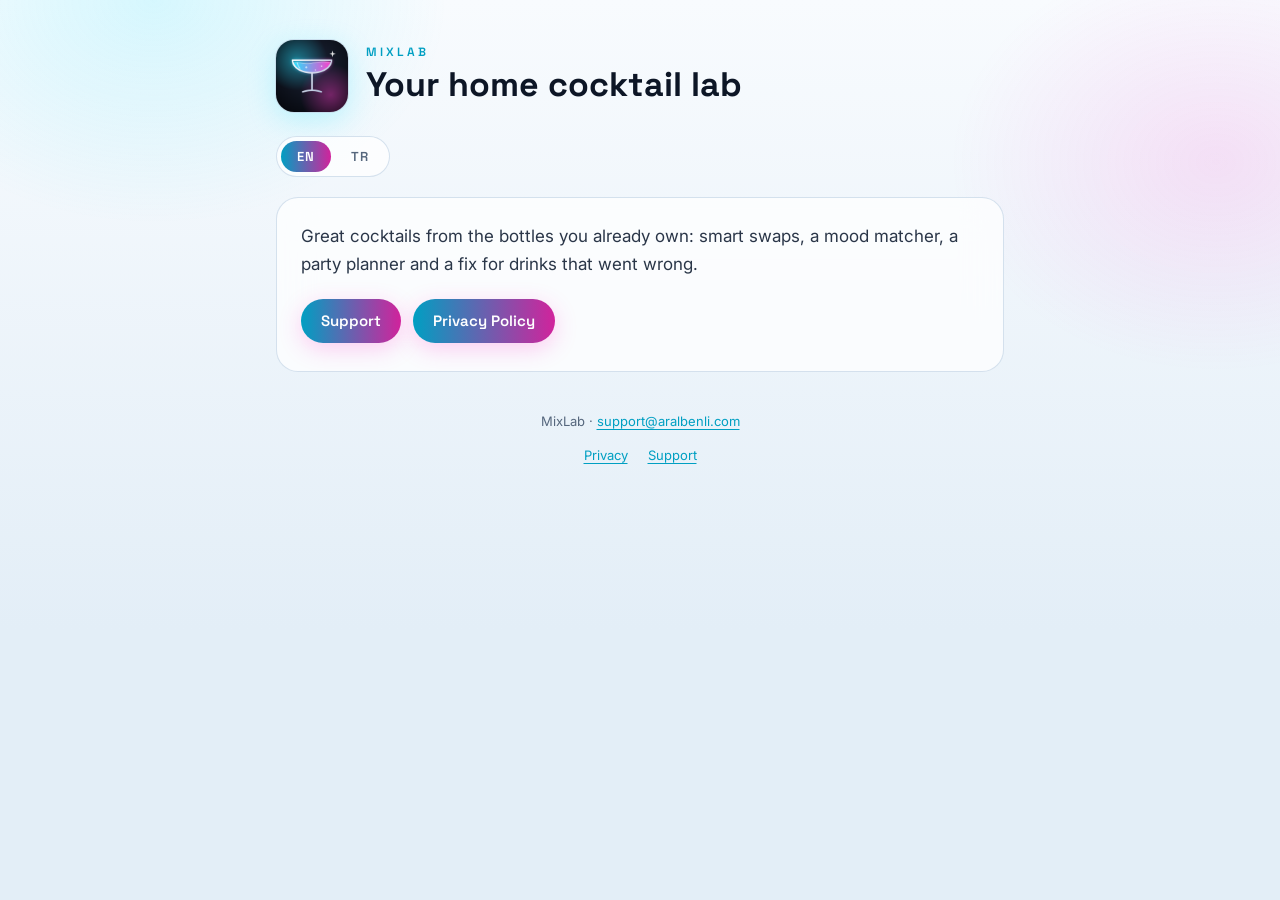
<file: index.html>
<!doctype html>
<html lang="en">
<head>
<meta charset="utf-8">
<meta name="viewport" content="width=device-width, initial-scale=1">
<title>Cocktail lab · MixLab</title>
<meta name="description" content="MixLab: what can you mix with the bottles you own?">
<link rel="icon" href="icon.png">
<link rel="apple-touch-icon" href="icon.png">
<link rel="preconnect" href="https://fonts.googleapis.com">
<link rel="preconnect" href="https://fonts.gstatic.com" crossorigin>
<link href="https://fonts.googleapis.com/css2?family=Inter:wght@400;600&family=Space+Grotesk:wght@600;700&display=swap" rel="stylesheet">
<link rel="stylesheet" href="style.css">
<script>(function (q, c) { if (/[?&]app=1/.test(q)) c.add('in-app'); var t = (q.match(/[?&]theme=(dark|light)/) || [])[1]; if (t) c.add(t); })(location.search, document.documentElement.classList);</script>
</head>
<body>
<div class="bloom" aria-hidden="true"></div>
<main>
<header class="hero">
<img src="icon.png" alt="" width="72" height="72" class="logo">
<div>
<p class="app">MIXLAB</p>
<h1><span data-lang="en">Your home cocktail lab</span><span data-lang="tr" lang="tr" hidden>Evdeki kokteyl laboratuvarın</span></h1>
</div>
</header>
<div class="tabs" role="tablist" aria-label="Language"><button type="button" role="tab" data-lang="en" aria-selected="false">EN</button><button type="button" role="tab" data-lang="tr" aria-selected="false">TR</button></div>
<section class="card" data-lang="en" lang="en">
<p class="lead">Great cocktails from the bottles you already own: smart swaps, a mood matcher, a party planner and a fix for drinks that went wrong.</p>
<p><a class="button" href="support.html">Support</a> <a class="button" href="privacy.html">Privacy Policy</a></p>
</section>
<section class="card" data-lang="tr" lang="tr" hidden>
<p class="lead">Elindeki şişelerle harika kokteyller: akıllı alternatifler, ruh haline göre eşleştirme, parti planlayıcı ve kötü giden içkiler için kurtarma önerileri.</p>
<p><a class="button" href="support.html">Destek</a> <a class="button" href="privacy.html">Gizlilik Politikası</a></p>
</section>
</main>
<footer>
<p>MixLab · <a href="mailto:support@aralbenli.com">support@aralbenli.com</a></p>
<nav><a href="privacy.html">Privacy</a><a href="support.html">Support</a></nav>
</footer>
<script>
(function () {
  var codes = ['en', 'tr'];
  var tabs = document.querySelectorAll('.tabs button');
  function show(code) {
    if (codes.indexOf(code) < 0) code = 'en';
    tabs.forEach(function (t) { t.setAttribute('aria-selected', t.dataset.lang === code); });
    document.querySelectorAll('[data-lang]:not(button)').forEach(function (s) { s.hidden = s.dataset.lang !== code; });
    document.documentElement.lang = code;
  }
  tabs.forEach(function (t) {
    t.addEventListener('click', function () { history.replaceState(null, '', location.search + '#' + t.dataset.lang); show(t.dataset.lang); });
  });
  // The app passes ?lang=; a shared link can carry #tr; otherwise follow the browser.
  var param = (location.search.match(/[?&]lang=([a-z]{2})/) || [])[1];
  var hash = location.hash.slice(1);
  var nav = (navigator.language || 'en').slice(0, 2).toLowerCase();
  show(param || (codes.indexOf(hash) >= 0 ? hash : nav));
})();
</script>
</body>
</html>
</file>
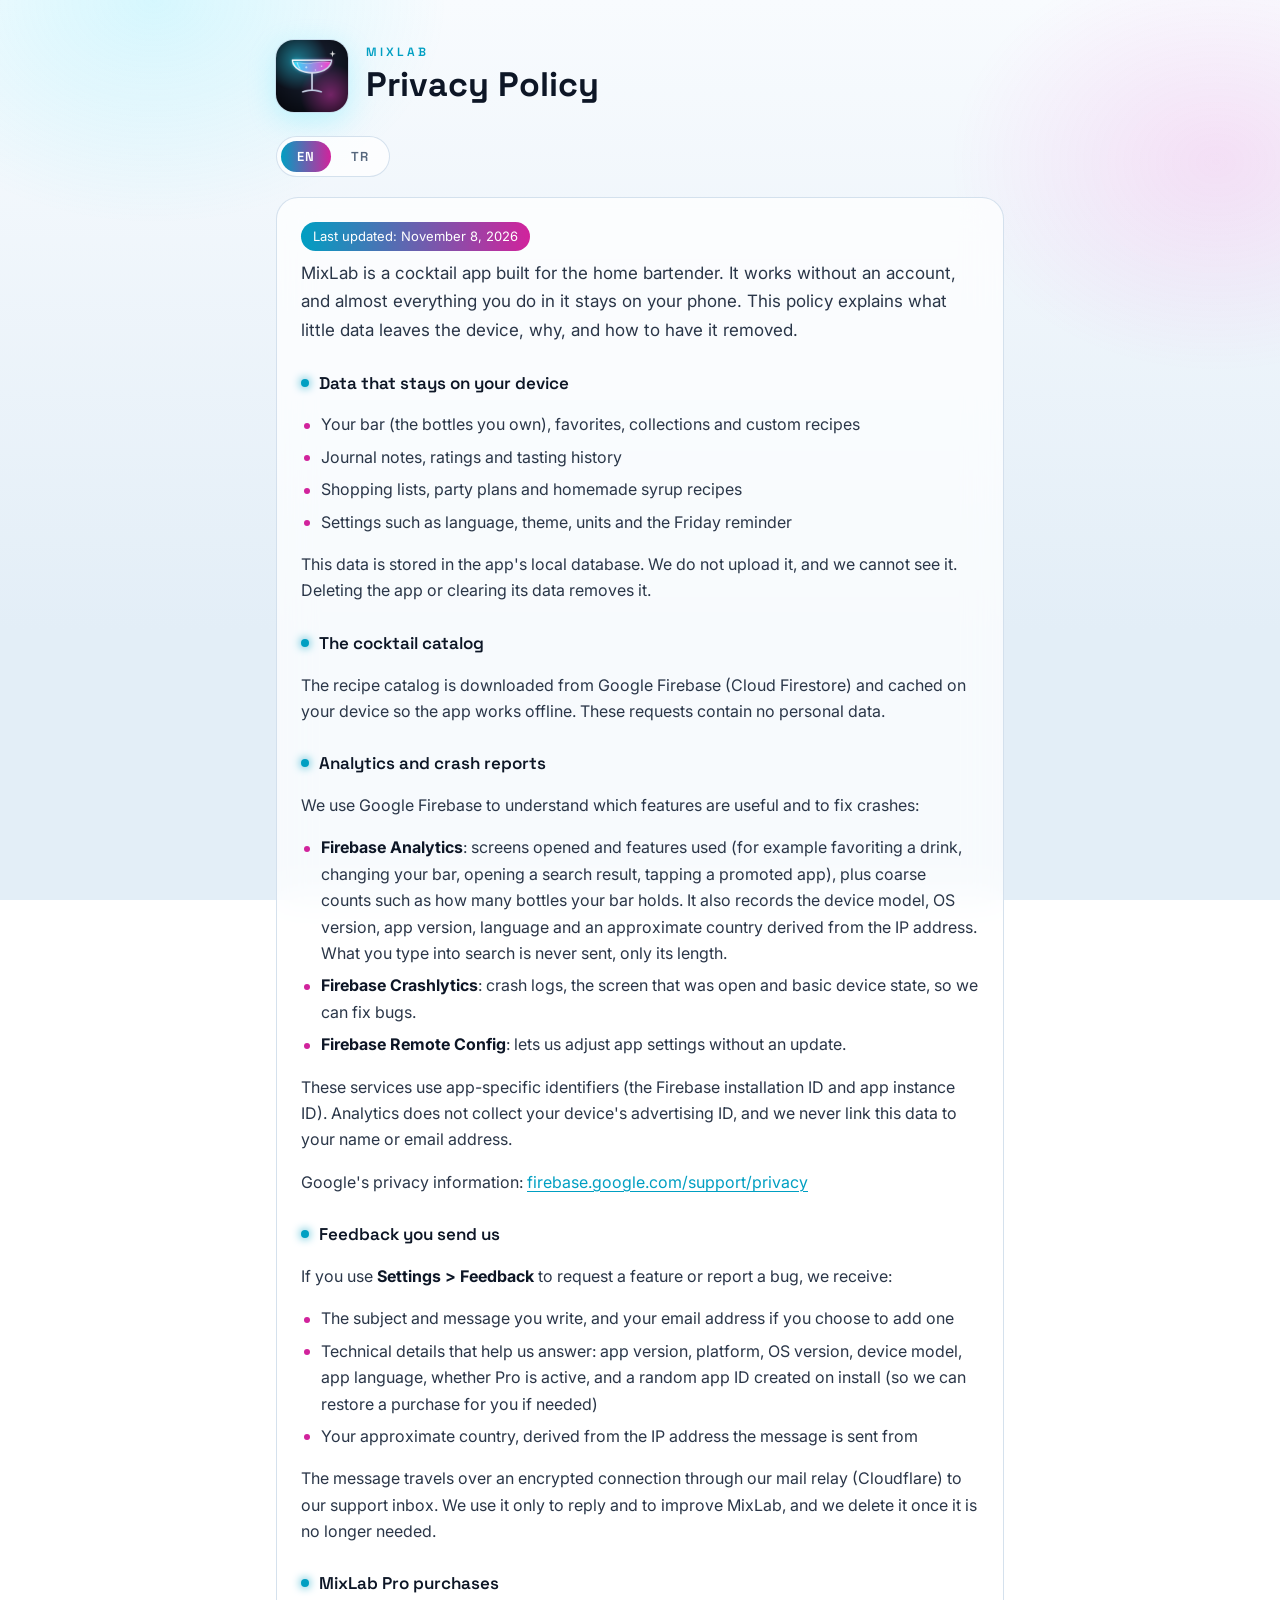
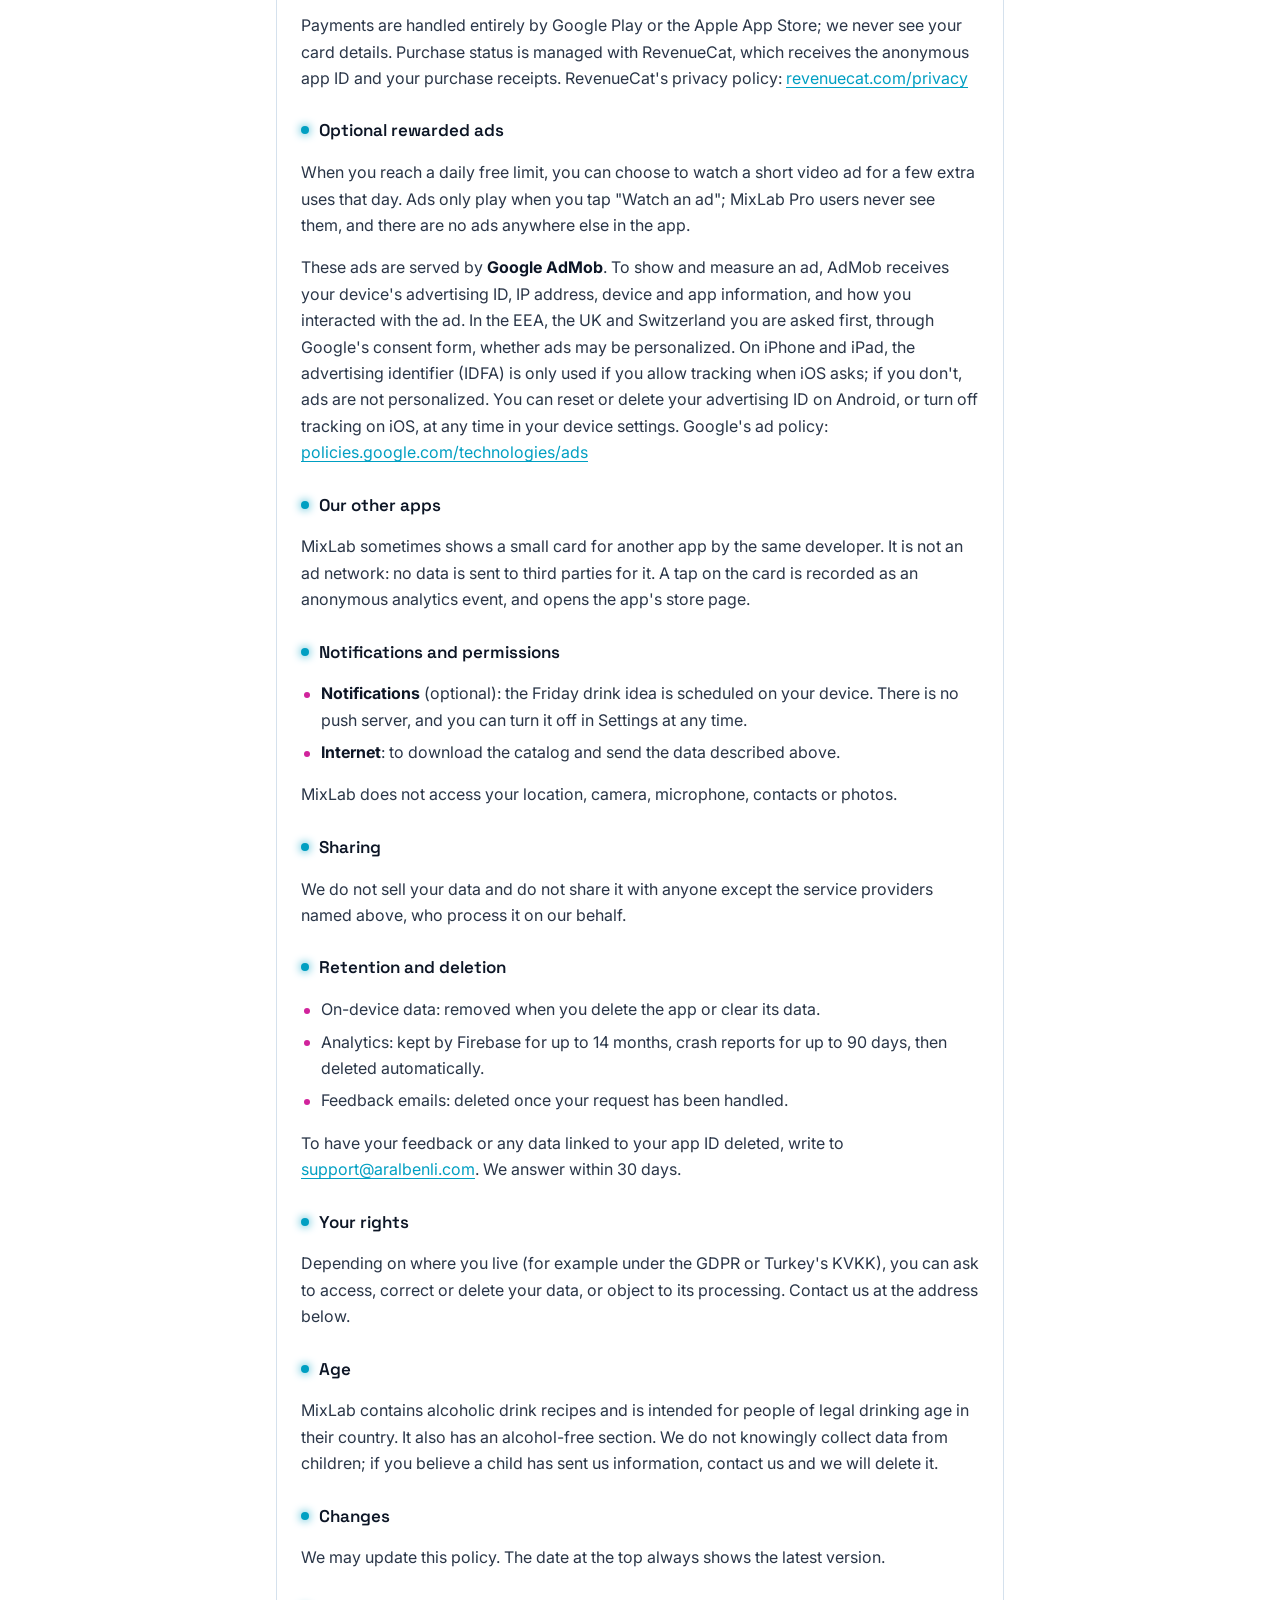
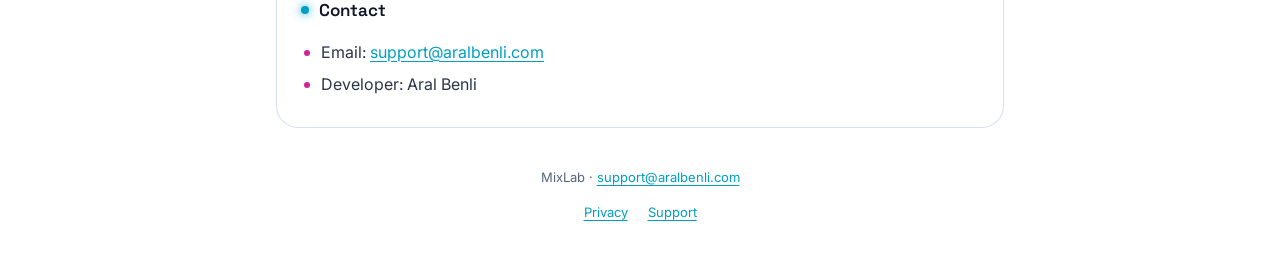
<file: privacy.html>
<!doctype html>
<html lang="en">
<head>
<meta charset="utf-8">
<meta name="viewport" content="width=device-width, initial-scale=1">
<title>Privacy Policy · MixLab</title>
<meta name="description" content="How MixLab handles your data.">
<link rel="icon" href="icon.png">
<link rel="apple-touch-icon" href="icon.png">
<link rel="preconnect" href="https://fonts.googleapis.com">
<link rel="preconnect" href="https://fonts.gstatic.com" crossorigin>
<link href="https://fonts.googleapis.com/css2?family=Inter:wght@400;600&family=Space+Grotesk:wght@600;700&display=swap" rel="stylesheet">
<link rel="stylesheet" href="style.css">
<script>(function (q, c) { if (/[?&]app=1/.test(q)) c.add('in-app'); var t = (q.match(/[?&]theme=(dark|light)/) || [])[1]; if (t) c.add(t); })(location.search, document.documentElement.classList);</script>
</head>
<body>
<div class="bloom" aria-hidden="true"></div>
<main>
<header class="hero">
<img src="icon.png" alt="" width="72" height="72" class="logo">
<div>
<p class="app">MIXLAB</p>
<h1><span data-lang="en">Privacy Policy</span><span data-lang="tr" lang="tr" hidden>Gizlilik Politikası</span></h1>
</div>
</header>
<div class="tabs" role="tablist" aria-label="Language"><button type="button" role="tab" data-lang="en" aria-selected="false">EN</button><button type="button" role="tab" data-lang="tr" aria-selected="false">TR</button></div>
<section class="card" data-lang="en" lang="en">
<p class="updated">Last updated: November 8, 2026</p>
<p class="lead">MixLab is a cocktail app built for the home bartender. It works without an account, and almost everything you do in it stays on your phone. This policy explains what little data leaves the device, why, and how to have it removed.</p>

<h3>Data that stays on your device</h3>
<ul>
<li>Your bar (the bottles you own), favorites, collections and custom recipes</li>
<li>Journal notes, ratings and tasting history</li>
<li>Shopping lists, party plans and homemade syrup recipes</li>
<li>Settings such as language, theme, units and the Friday reminder</li>
</ul>
<p>This data is stored in the app's local database. We do not upload it, and we cannot see it. Deleting the app or clearing its data removes it.</p>

<h3>The cocktail catalog</h3>
<p>The recipe catalog is downloaded from Google Firebase (Cloud Firestore) and cached on your device so the app works offline. These requests contain no personal data.</p>

<h3>Analytics and crash reports</h3>
<p>We use Google Firebase to understand which features are useful and to fix crashes:</p>
<ul>
<li><strong>Firebase Analytics</strong>: screens opened and features used (for example favoriting a drink, changing your bar, opening a search result, tapping a promoted app), plus coarse counts such as how many bottles your bar holds. It also records the device model, OS version, app version, language and an approximate country derived from the IP address. What you type into search is never sent, only its length.</li>
<li><strong>Firebase Crashlytics</strong>: crash logs, the screen that was open and basic device state, so we can fix bugs.</li>
<li><strong>Firebase Remote Config</strong>: lets us adjust app settings without an update.</li>
</ul>
<p>These services use app-specific identifiers (the Firebase installation ID and app instance ID). Analytics does not collect your device's advertising ID, and we never link this data to your name or email address.</p>
<p>Google's privacy information: <a href="https://firebase.google.com/support/privacy" rel="noopener">firebase.google.com/support/privacy</a></p>

<h3>Feedback you send us</h3>
<p>If you use <strong>Settings &gt; Feedback</strong> to request a feature or report a bug, we receive:</p>
<ul>
<li>The subject and message you write, and your email address if you choose to add one</li>
<li>Technical details that help us answer: app version, platform, OS version, device model, app language, whether Pro is active, and a random app ID created on install (so we can restore a purchase for you if needed)</li>
<li>Your approximate country, derived from the IP address the message is sent from</li>
</ul>
<p>The message travels over an encrypted connection through our mail relay (Cloudflare) to our support inbox. We use it only to reply and to improve MixLab, and we delete it once it is no longer needed.</p>

<h3>MixLab Pro purchases</h3>
<p>Payments are handled entirely by Google Play or the Apple App Store; we never see your card details. Purchase status is managed with RevenueCat, which receives the anonymous app ID and your purchase receipts. RevenueCat's privacy policy: <a href="https://www.revenuecat.com/privacy" rel="noopener">revenuecat.com/privacy</a></p>

<h3>Optional rewarded ads</h3>
<p>When you reach a daily free limit, you can choose to watch a short video ad for a few extra uses that day. Ads only play when you tap "Watch an ad"; MixLab Pro users never see them, and there are no ads anywhere else in the app.</p>
<p>These ads are served by <strong>Google AdMob</strong>. To show and measure an ad, AdMob receives your device's advertising ID, IP address, device and app information, and how you interacted with the ad. In the EEA, the UK and Switzerland you are asked first, through Google's consent form, whether ads may be personalized. On iPhone and iPad, the advertising identifier (IDFA) is only used if you allow tracking when iOS asks; if you don't, ads are not personalized. You can reset or delete your advertising ID on Android, or turn off tracking on iOS, at any time in your device settings. Google's ad policy: <a href="https://policies.google.com/technologies/ads" rel="noopener">policies.google.com/technologies/ads</a></p>

<h3>Our other apps</h3>
<p>MixLab sometimes shows a small card for another app by the same developer. It is not an ad network: no data is sent to third parties for it. A tap on the card is recorded as an anonymous analytics event, and opens the app's store page.</p>

<h3>Notifications and permissions</h3>
<ul>
<li><strong>Notifications</strong> (optional): the Friday drink idea is scheduled on your device. There is no push server, and you can turn it off in Settings at any time.</li>
<li><strong>Internet</strong>: to download the catalog and send the data described above.</li>
</ul>
<p>MixLab does not access your location, camera, microphone, contacts or photos.</p>

<h3>Sharing</h3>
<p>We do not sell your data and do not share it with anyone except the service providers named above, who process it on our behalf.</p>

<h3>Retention and deletion</h3>
<ul>
<li>On-device data: removed when you delete the app or clear its data.</li>
<li>Analytics: kept by Firebase for up to 14 months, crash reports for up to 90 days, then deleted automatically.</li>
<li>Feedback emails: deleted once your request has been handled.</li>
</ul>
<p>To have your feedback or any data linked to your app ID deleted, write to <a href="mailto:support@aralbenli.com">support@aralbenli.com</a>. We answer within 30 days.</p>

<h3>Your rights</h3>
<p>Depending on where you live (for example under the GDPR or Turkey's KVKK), you can ask to access, correct or delete your data, or object to its processing. Contact us at the address below.</p>

<h3>Age</h3>
<p>MixLab contains alcoholic drink recipes and is intended for people of legal drinking age in their country. It also has an alcohol-free section. We do not knowingly collect data from children; if you believe a child has sent us information, contact us and we will delete it.</p>

<h3>Changes</h3>
<p>We may update this policy. The date at the top always shows the latest version.</p>

<h3>Contact</h3>
<ul>
<li>Email: <a href="mailto:support@aralbenli.com">support@aralbenli.com</a></li>
<li>Developer: Aral Benli</li>
</ul>
</section>
<section class="card" data-lang="tr" lang="tr" hidden>
<p class="updated">Son güncelleme: 8 Kasım 2026</p>
<p class="lead">MixLab, evde içki hazırlayanlar için yapılmış bir kokteyl uygulamasıdır. Hesap gerektirmez ve uygulamada yaptığın neredeyse her şey telefonunda kalır. Bu politika, cihazdan çıkan az miktardaki verinin ne olduğunu, neden gerektiğini ve nasıl sildirebileceğini anlatır.</p>

<h3>Cihazında kalan veriler</h3>
<ul>
<li>Barın (elindeki şişeler), favorilerin, koleksiyonların ve kendi tariflerin</li>
<li>Günlük notların, puanların ve tadım geçmişin</li>
<li>Alışveriş listeleri, parti planları ve ev yapımı şurup tarifleri</li>
<li>Dil, tema, birimler ve cuma hatırlatıcısı gibi ayarlar</li>
</ul>
<p>Bu veriler uygulamanın yerel veritabanında tutulur. Sunucuya yüklenmez, biz de göremeyiz. Uygulamayı silmek ya da verilerini temizlemek hepsini kaldırır.</p>

<h3>Kokteyl kataloğu</h3>
<p>Tarif kataloğu Google Firebase'den (Cloud Firestore) indirilir ve uygulama çevrimdışı çalışabilsin diye cihazında saklanır. Bu isteklerde kişisel veri bulunmaz.</p>

<h3>Analitik ve çökme raporları</h3>
<p>Hangi özelliklerin işe yaradığını anlamak ve çökmeleri düzeltmek için Google Firebase kullanıyoruz:</p>
<ul>
<li><strong>Firebase Analytics</strong>: açılan ekranlar ve kullanılan özellikler (örneğin bir içkiyi favorilemek, barını değiştirmek, bir arama sonucunu açmak, önerilen bir uygulamaya dokunmak) ile barındaki şişe sayısı gibi kaba sayılar. Ayrıca cihaz modeli, işletim sistemi sürümü, uygulama sürümü, dil ve IP adresinden çıkarılan yaklaşık ülke bilgisini kaydeder. Aramaya yazdığın metin asla gönderilmez, yalnızca uzunluğu gönderilir.</li>
<li><strong>Firebase Crashlytics</strong>: hataları düzeltebilmemiz için çökme kayıtları, o an açık olan ekran ve temel cihaz durumu.</li>
<li><strong>Firebase Remote Config</strong>: uygulama ayarlarını güncelleme yayınlamadan değiştirmemizi sağlar.</li>
</ul>
<p>Bu hizmetler uygulamaya özel kimlikler (Firebase kurulum kimliği ve uygulama örneği kimliği) kullanır. Analitik, cihazının reklam kimliğini toplamaz ve bu verileri hiçbir zaman adınla ya da e-posta adresinle ilişkilendirmeyiz.</p>
<p>Google'ın gizlilik bilgileri: <a href="https://firebase.google.com/support/privacy" rel="noopener">firebase.google.com/support/privacy</a></p>

<h3>Bize gönderdiğin geri bildirimler</h3>
<p><strong>Ayarlar &gt; Geri bildirim</strong> üzerinden özellik isteği ya da hata bildirimi gönderdiğinde şunlar bize ulaşır:</p>
<ul>
<li>Yazdığın konu ve mesaj, eklemeyi seçersen e-posta adresin</li>
<li>Yanıt vermemize yardımcı olan teknik bilgiler: uygulama sürümü, platform, işletim sistemi sürümü, cihaz modeli, uygulama dili, Pro'nun açık olup olmadığı ve kurulumda oluşturulan rastgele bir uygulama kimliği (gerekirse satın alımını geri yükleyebilmemiz için)</li>
<li>Mesajın gönderildiği IP adresinden çıkarılan yaklaşık ülke bilgin</li>
</ul>
<p>Mesaj şifreli bir bağlantıyla, e-posta aktarıcımız (Cloudflare) üzerinden destek kutumuza ulaşır. Yalnızca yanıt vermek ve MixLab'ı geliştirmek için kullanılır, ihtiyaç kalmayınca silinir.</p>

<h3>MixLab Pro satın alımları</h3>
<p>Ödemeler tamamen Google Play ya da Apple App Store tarafından alınır; kart bilgilerini hiçbir zaman görmeyiz. Satın alma durumu RevenueCat ile yönetilir; RevenueCat anonim uygulama kimliğini ve satın alma makbuzlarını alır. RevenueCat gizlilik politikası: <a href="https://www.revenuecat.com/privacy" rel="noopener">revenuecat.com/privacy</a></p>

<h3>İsteğe bağlı ödüllü reklamlar</h3>
<p>Günlük ücretsiz sınıra ulaştığında, o gün için birkaç ek kullanım karşılığında kısa bir video reklam izlemeyi seçebilirsin. Reklamlar yalnızca "Reklam izle"ye dokunduğunda oynar; MixLab Pro kullanıcıları hiç görmez ve uygulamanın başka hiçbir yerinde reklam yoktur.</p>
<p>Bu reklamlar <strong>Google AdMob</strong> tarafından sunulur. Reklamı göstermek ve ölçmek için AdMob cihazının reklam kimliğini, IP adresini, cihaz ve uygulama bilgilerini ve reklamla nasıl etkileşime geçtiğini alır. AEA, Birleşik Krallık ve İsviçre'de önce Google'ın onay formuyla reklamların kişiselleştirilip kişiselleştirilemeyeceği sorulur. iPhone ve iPad'de reklam kimliği (IDFA) yalnızca iOS sorduğunda izleme izni verirsen kullanılır; vermezsen reklamlar kişiselleştirilmez. Android'de reklam kimliğini sıfırlayabilir ya da silebilir, iOS'ta izlemeyi istediğin zaman cihaz ayarlarından kapatabilirsin. Google reklam politikası: <a href="https://policies.google.com/technologies/ads" rel="noopener">policies.google.com/technologies/ads</a></p>

<h3>Diğer uygulamalarımız</h3>
<p>MixLab bazen aynı geliştiricinin başka bir uygulaması için küçük bir kart gösterir. Bu bir reklam ağı değildir; bunun için üçüncü taraflara veri gönderilmez. Karta dokunman anonim bir analitik olayı olarak kaydedilir ve uygulamanın mağaza sayfasını açar.</p>

<h3>Bildirimler ve izinler</h3>
<ul>
<li><strong>Bildirimler</strong> (isteğe bağlı): cuma içki önerisi cihazında zamanlanır. Bildirim sunucusu yoktur ve istediğin zaman Ayarlar'dan kapatabilirsin.</li>
<li><strong>İnternet</strong>: kataloğu indirmek ve yukarıda anlatılan verileri göndermek için.</li>
</ul>
<p>MixLab konumuna, kamerana, mikrofonuna, rehberine ya da fotoğraflarına erişmez.</p>

<h3>Paylaşım</h3>
<p>Verilerini satmayız ve yukarıda adı geçen, verileri bizim adımıza işleyen hizmet sağlayıcılar dışında kimseyle paylaşmayız.</p>

<h3>Saklama ve silme</h3>
<ul>
<li>Cihazdaki veriler: uygulamayı sildiğinde ya da verilerini temizlediğinde kaldırılır.</li>
<li>Analitik: Firebase'de en fazla 14 ay, çökme raporları en fazla 90 gün tutulur, ardından otomatik silinir.</li>
<li>Geri bildirim e-postaları: talebin sonuçlandıktan sonra silinir.</li>
</ul>
<p>Geri bildirimlerinin ya da uygulama kimliğinle ilişkili verilerin silinmesi için <a href="mailto:support@aralbenli.com">support@aralbenli.com</a> adresine yaz. 30 gün içinde yanıt veririz.</p>

<h3>Hakların</h3>
<p>Yaşadığın yere göre (örneğin KVKK ya da GDPR kapsamında) verilerine erişme, düzeltilmesini ya da silinmesini isteme ve işlenmesine itiraz etme hakkın vardır. Aşağıdaki adresten bize ulaşabilirsin.</p>

<h3>Yaş</h3>
<p>MixLab alkollü içki tarifleri içerir ve bulunduğu ülkede yasal içki yaşını doldurmuş kişiler içindir. Alkolsüz içkiler bölümü de vardır. Çocuklardan bilerek veri toplamayız; bir çocuğun bize bilgi gönderdiğini düşünüyorsan bize ulaş, sileriz.</p>

<h3>Değişiklikler</h3>
<p>Bu politikayı güncelleyebiliriz. En üstteki tarih her zaman son sürümü gösterir.</p>

<h3>İletişim</h3>
<ul>
<li>E-posta: <a href="mailto:support@aralbenli.com">support@aralbenli.com</a></li>
<li>Geliştirici: Aral Benli</li>
</ul>
</section>
</main>
<footer>
<p>MixLab · <a href="mailto:support@aralbenli.com">support@aralbenli.com</a></p>
<nav><a href="privacy.html">Privacy</a><a href="support.html">Support</a></nav>
</footer>
<script>
(function () {
  var codes = ['en', 'tr'];
  var tabs = document.querySelectorAll('.tabs button');
  function show(code) {
    if (codes.indexOf(code) < 0) code = 'en';
    tabs.forEach(function (t) { t.setAttribute('aria-selected', t.dataset.lang === code); });
    document.querySelectorAll('[data-lang]:not(button)').forEach(function (s) { s.hidden = s.dataset.lang !== code; });
    document.documentElement.lang = code;
  }
  tabs.forEach(function (t) {
    t.addEventListener('click', function () { history.replaceState(null, '', location.search + '#' + t.dataset.lang); show(t.dataset.lang); });
  });
  // The app passes ?lang=; a shared link can carry #tr; otherwise follow the browser.
  var param = (location.search.match(/[?&]lang=([a-z]{2})/) || [])[1];
  var hash = location.hash.slice(1);
  var nav = (navigator.language || 'en').slice(0, 2).toLowerCase();
  show(param || (codes.indexOf(hash) >= 0 ? hash : nav));
})();
</script>
</body>
</html>
</file>
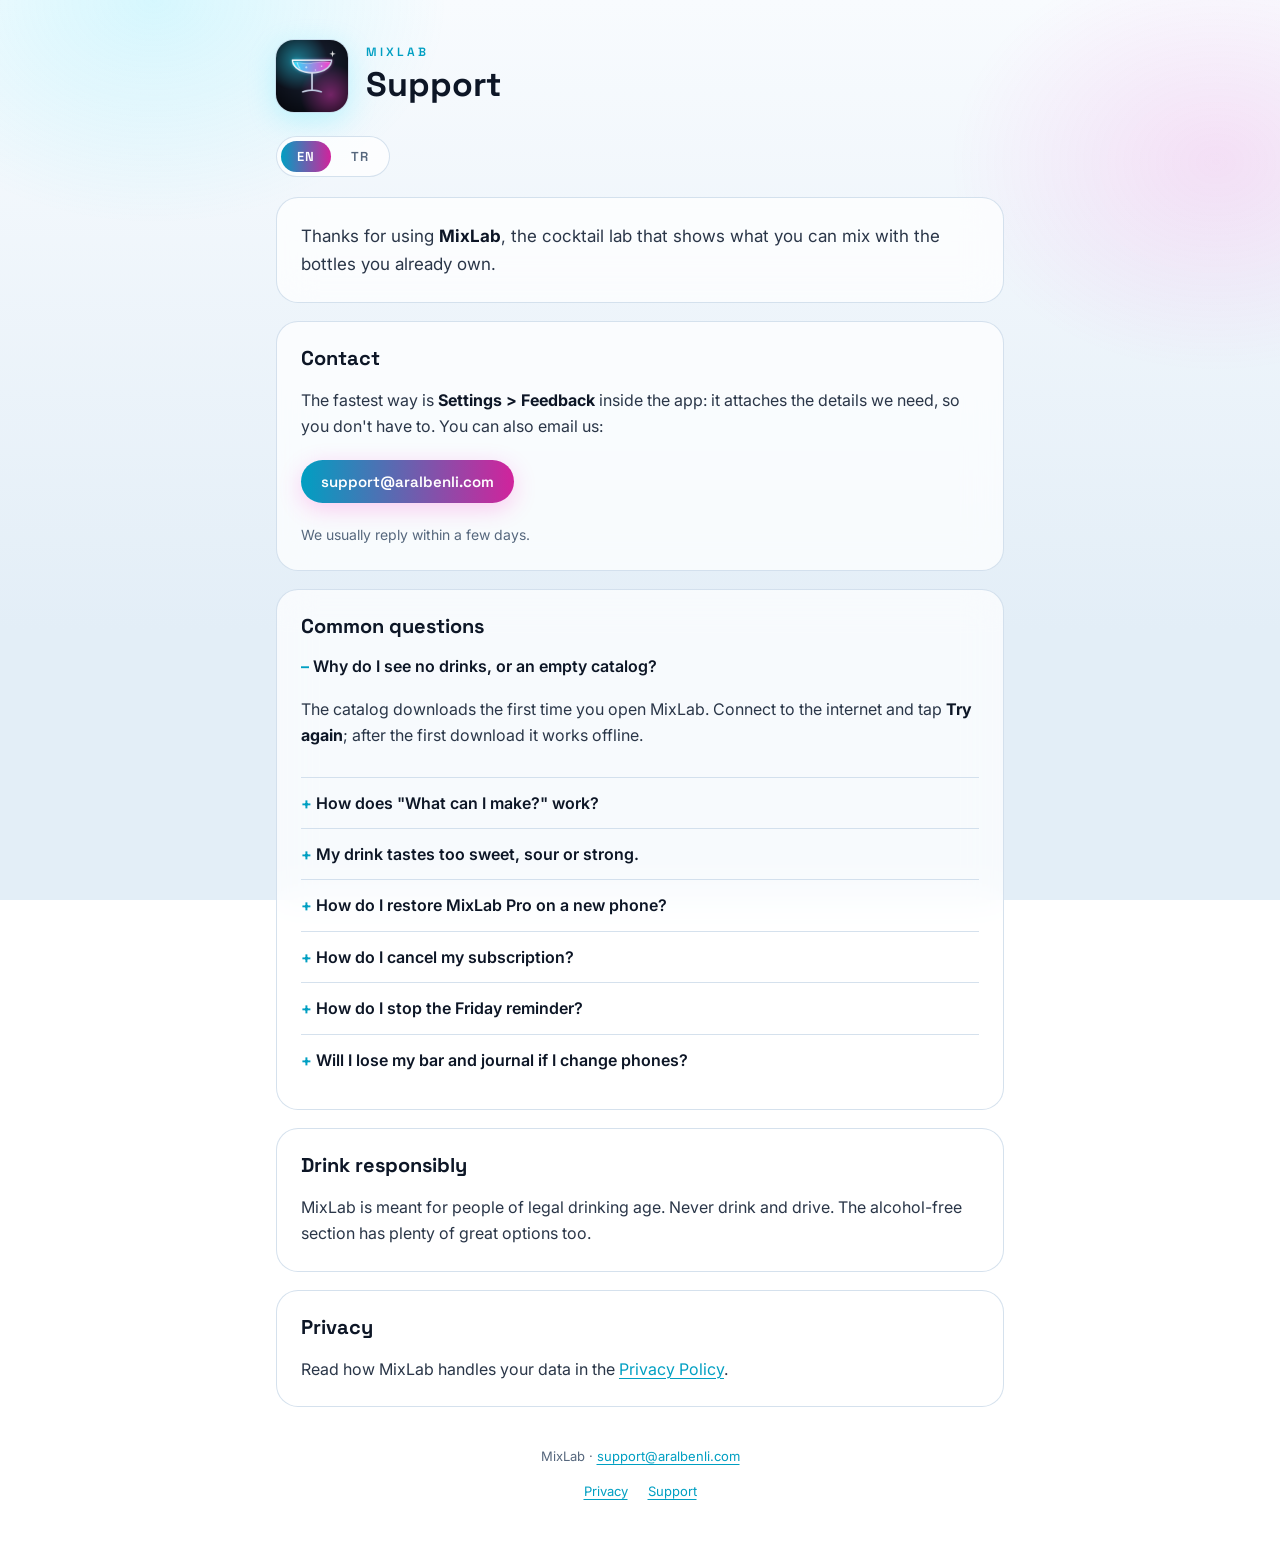
<file: support.html>
<!doctype html>
<html lang="en">
<head>
<meta charset="utf-8">
<meta name="viewport" content="width=device-width, initial-scale=1">
<title>Support · MixLab</title>
<meta name="description" content="Help and contact for MixLab.">
<link rel="icon" href="icon.png">
<link rel="apple-touch-icon" href="icon.png">
<link rel="preconnect" href="https://fonts.googleapis.com">
<link rel="preconnect" href="https://fonts.gstatic.com" crossorigin>
<link href="https://fonts.googleapis.com/css2?family=Inter:wght@400;600&family=Space+Grotesk:wght@600;700&display=swap" rel="stylesheet">
<link rel="stylesheet" href="style.css">
<script>(function (q, c) { if (/[?&]app=1/.test(q)) c.add('in-app'); var t = (q.match(/[?&]theme=(dark|light)/) || [])[1]; if (t) c.add(t); })(location.search, document.documentElement.classList);</script>
</head>
<body>
<div class="bloom" aria-hidden="true"></div>
<main>
<header class="hero">
<img src="icon.png" alt="" width="72" height="72" class="logo">
<div>
<p class="app">MIXLAB</p>
<h1><span data-lang="en">Support</span><span data-lang="tr" lang="tr" hidden>Destek</span></h1>
</div>
</header>
<div class="tabs" role="tablist" aria-label="Language"><button type="button" role="tab" data-lang="en" aria-selected="false">EN</button><button type="button" role="tab" data-lang="tr" aria-selected="false">TR</button></div>
<section class="card" data-lang="en" lang="en">
<p class="lead">Thanks for using <strong>MixLab</strong>, the cocktail lab that shows what you can mix with the bottles you already own.</p>
</section>
<section class="card" data-lang="en" lang="en">
<h2>Contact</h2>
<p>The fastest way is <strong>Settings &gt; Feedback</strong> inside the app: it attaches the details we need, so you don't have to. You can also email us:</p>
<p><a class="button" href="mailto:support@aralbenli.com?subject=MixLab">support@aralbenli.com</a></p>
<p class="muted">We usually reply within a few days.</p>
</section>
<section class="card" data-lang="en" lang="en">
<h2>Common questions</h2>
<details open><summary>Why do I see no drinks, or an empty catalog?</summary>
<p>The catalog downloads the first time you open MixLab. Connect to the internet and tap <strong>Try again</strong>; after the first download it works offline.</p></details>
<details><summary>How does "What can I make?" work?</summary>
<p>Add the bottles you own in the MixLab tab. Drinks you can make right now appear first, including ones that work with a smart swap (for example Triple Sec instead of Cointreau). "One bottle away" shows what a single purchase would unlock.</p></details>
<details><summary>My drink tastes too sweet, sour or strong.</summary>
<p>Open the recipe and use <strong>Rescue My Drink</strong>. It suggests a small, measured fix, such as a little lime to balance sweetness.</p></details>
<details><summary>How do I restore MixLab Pro on a new phone?</summary>
<p>Open the Pro screen and tap <strong>Restore purchases</strong>, signed in with the same Google account or Apple Account you bought it with. If it still doesn't unlock, send feedback from Settings and we'll sort it out.</p></details>
<details><summary>How do I cancel my subscription?</summary>
<p><strong>Android:</strong> Google Play &gt; Profile &gt; Payments &amp; subscriptions &gt; Subscriptions &gt; MixLab.<br>
<strong>iPhone:</strong> Settings &gt; [your name] &gt; Subscriptions &gt; MixLab.</p></details>
<details><summary>How do I stop the Friday reminder?</summary>
<p>Settings &gt; Friday reminder &gt; Off. You can also turn off MixLab notifications in your phone's settings.</p></details>
<details><summary>Will I lose my bar and journal if I change phones?</summary>
<p>Your data is stored only on your device and is not synced to a server, so it does not move to a new phone automatically.</p></details>
</section>
<section class="card" data-lang="en" lang="en">
<h2>Drink responsibly</h2>
<p>MixLab is meant for people of legal drinking age. Never drink and drive. The alcohol-free section has plenty of great options too.</p>
</section>
<section class="card site-only" data-lang="en" lang="en">
<h2>Privacy</h2>
<p>Read how MixLab handles your data in the <a href="privacy.html">Privacy Policy</a>.</p>
</section>
<section class="card" data-lang="tr" lang="tr" hidden>
<p class="lead"><strong>MixLab</strong>'ı kullandığın için teşekkürler. MixLab, elindeki şişelerle neler hazırlayabileceğini gösteren bir kokteyl laboratuvarı.</p>
</section>
<section class="card" data-lang="tr" lang="tr" hidden>
<h2>İletişim</h2>
<p>En hızlı yol uygulamadaki <strong>Ayarlar &gt; Geri bildirim</strong> bölümü: ihtiyacımız olan bilgileri kendisi ekler, senin uğraşman gerekmez. Bize e-posta da gönderebilirsin:</p>
<p><a class="button" href="mailto:support@aralbenli.com?subject=MixLab">support@aralbenli.com</a></p>
<p class="muted">Genellikle birkaç gün içinde yanıt veririz.</p>
</section>
<section class="card" data-lang="tr" lang="tr" hidden>
<h2>Sık sorulan sorular</h2>
<details open><summary>Neden hiç içki görmüyorum ya da katalog boş?</summary>
<p>Katalog, MixLab'ı ilk açtığında indirilir. İnternete bağlanıp <strong>Tekrar dene</strong>'ye dokun; ilk indirmeden sonra çevrimdışı da çalışır.</p></details>
<details><summary>"Ne yapabilirim?" nasıl çalışıyor?</summary>
<p>Elindeki şişeleri MixLab sekmesinden ekle. Şu an yapabileceğin içkiler en üstte görünür; akıllı bir değişiklikle yapılabilenler de dahil (örneğin Cointreau yerine Triple Sec). "Bir şişe uzakta" bölümü, tek bir alışverişle nelerin açılacağını gösterir.</p></details>
<details><summary>İçkim fazla tatlı, ekşi ya da sert oldu.</summary>
<p>Tarifi aç ve <strong>İçkimi Kurtar</strong>'a dokun. Tatlılığı dengelemek için biraz misket limonu gibi küçük ve ölçülü bir düzeltme önerir.</p></details>
<details><summary>Yeni telefonda MixLab Pro'yu nasıl geri yüklerim?</summary>
<p>Pro ekranını aç ve satın aldığın Google ya da Apple hesabıyla giriş yapmışken <strong>Satın alımları geri yükle</strong>'ye dokun. Hâlâ açılmazsa Ayarlar'dan geri bildirim gönder, hallederiz.</p></details>
<details><summary>Aboneliğimi nasıl iptal ederim?</summary>
<p><strong>Android:</strong> Google Play &gt; Profil &gt; Ödemeler ve abonelikler &gt; Abonelikler &gt; MixLab.<br>
<strong>iPhone:</strong> Ayarlar &gt; [adın] &gt; Abonelikler &gt; MixLab.</p></details>
<details><summary>Cuma hatırlatıcısını nasıl kapatırım?</summary>
<p>Ayarlar &gt; Cuma hatırlatıcısı &gt; Kapalı. MixLab bildirimlerini telefonunun ayarlarından da kapatabilirsin.</p></details>
<details><summary>Telefon değiştirirsem barım ve günlüğüm kaybolur mu?</summary>
<p>Verilerin yalnızca cihazında saklanır ve bir sunucuyla eşitlenmez; bu yüzden yeni telefona kendiliğinden taşınmaz.</p></details>
</section>
<section class="card" data-lang="tr" lang="tr" hidden>
<h2>Sorumlu iç</h2>
<p>MixLab yasal içki yaşını doldurmuş kişiler içindir. Alkollüyken asla araç kullanma. Alkolsüz bölümde de harika seçenekler var.</p>
</section>
<section class="card site-only" data-lang="tr" lang="tr" hidden>
<h2>Gizlilik</h2>
<p>MixLab'ın verilerini nasıl işlediğini <a href="privacy.html">Gizlilik Politikası</a>'nda okuyabilirsin.</p>
</section>
</main>
<footer>
<p>MixLab · <a href="mailto:support@aralbenli.com">support@aralbenli.com</a></p>
<nav><a href="privacy.html">Privacy</a><a href="support.html">Support</a></nav>
</footer>
<script>
(function () {
  var codes = ['en', 'tr'];
  var tabs = document.querySelectorAll('.tabs button');
  function show(code) {
    if (codes.indexOf(code) < 0) code = 'en';
    tabs.forEach(function (t) { t.setAttribute('aria-selected', t.dataset.lang === code); });
    document.querySelectorAll('[data-lang]:not(button)').forEach(function (s) { s.hidden = s.dataset.lang !== code; });
    document.documentElement.lang = code;
  }
  tabs.forEach(function (t) {
    t.addEventListener('click', function () { history.replaceState(null, '', location.search + '#' + t.dataset.lang); show(t.dataset.lang); });
  });
  // The app passes ?lang=; a shared link can carry #tr; otherwise follow the browser.
  var param = (location.search.match(/[?&]lang=([a-z]{2})/) || [])[1];
  var hash = location.hash.slice(1);
  var nav = (navigator.language || 'en').slice(0, 2).toLowerCase();
  show(param || (codes.indexOf(hash) >= 0 ? hash : nav));
})();
</script>
</body>
</html>
</file>
<file: style.css>
/* Palette from core/designsystem/.../theme/Color.kt */
:root {
  --bg-top: #0e131d;
  --bg-bottom: #05070c;
  --card: rgba(255, 255, 255, .05);
  --card-edge: rgba(255, 255, 255, .09);
  --text: #c9d1e0;
  --muted: #8d97ad;
  --heading: #eaf0fa;
  --cyan: #22e6ff;
  --magenta: #ff3dcb;
  --lime: #b8ff5c;
  --on-accent: #05070c;
  color-scheme: dark;
}

/* The app passes ?theme= so the page follows its own theme setting, not just the system. */
@media (prefers-color-scheme: light) {
  :root:not(.dark) {
    --bg-top: #f8fbfe;
    --bg-bottom: #e3eef7;
    --card: rgba(255, 255, 255, .72);
    --card-edge: rgba(195, 212, 229, .7);
    --text: #2a3648;
    --muted: #56677d;
    --heading: #0d1626;
    --cyan: #009fc2;
    --magenta: #d1239c;
    --lime: #4a9e00;
    --on-accent: #ffffff;
    color-scheme: light;
  }
}
:root.light {
  --bg-top: #f8fbfe;
  --bg-bottom: #e3eef7;
  --card: rgba(255, 255, 255, .72);
  --card-edge: rgba(195, 212, 229, .7);
  --text: #2a3648;
  --muted: #56677d;
  --heading: #0d1626;
  --cyan: #009fc2;
  --magenta: #d1239c;
  --lime: #4a9e00;
  --on-accent: #ffffff;
  color-scheme: light;
}

* { box-sizing: border-box; }

html { -webkit-text-size-adjust: 100%; }

body {
  margin: 0;
  min-height: 100vh;
  background: linear-gradient(180deg, var(--bg-top) 0, var(--bg-bottom) 70vh) fixed;
  color: var(--text);
  font: 16px/1.65 "Inter", -apple-system, BlinkMacSystemFont, "Segoe UI", Roboto, "Helvetica Neue", Arial, sans-serif;
}

/* Soft neon blooms behind the content */
.bloom {
  position: fixed;
  inset: 0;
  pointer-events: none;
  background:
    radial-gradient(420px 320px at 12% 0%, rgba(34, 230, 255, .16), transparent 70%),
    radial-gradient(380px 300px at 95% 18%, rgba(255, 61, 203, .13), transparent 70%);
}

main, footer {
  position: relative;
  max-width: 760px;
  margin: 0 auto;
  padding: 0 16px;
}

.hero {
  display: flex;
  align-items: center;
  gap: 18px;
  padding: 40px 0 24px;
}
.logo {
  border-radius: 18px;
  box-shadow: 0 0 0 1px var(--card-edge), 0 8px 28px rgba(34, 230, 255, .25);
}
.app {
  margin: 0 0 6px;
  font: 600 12px/1 "Space Grotesk", sans-serif;
  letter-spacing: 3px;
  color: var(--cyan);
}
h1, h2 {
  font-family: "Space Grotesk", sans-serif;
  font-weight: 700;
  color: var(--heading);
  line-height: 1.25;
}
h1 { margin: 0; font-size: clamp(24px, 6vw, 34px); }
h2 { margin: 0 0 14px; font-size: 20px; }
h3 {
  margin: 28px 0 8px;
  font: 600 17px/1.4 "Space Grotesk", sans-serif;
  color: var(--heading);
}
h3::before {
  content: "";
  display: inline-block;
  width: 8px;
  height: 8px;
  margin-right: 10px;
  vertical-align: 2px;
  border-radius: 50%;
  background: var(--cyan);
  box-shadow: 0 0 10px var(--cyan);
}
h4 { margin: 16px 0 4px; font-size: 15px; color: var(--heading); }

.card {
  margin: 0 0 18px;
  padding: 24px;
  background: var(--card);
  border: 1px solid var(--card-edge);
  border-radius: 22px;
  -webkit-backdrop-filter: blur(18px);
  backdrop-filter: blur(18px);
}
.card > :last-child { margin-bottom: 0; }

.updated {
  display: inline-block;
  margin: 0 0 8px;
  padding: 4px 12px;
  font-size: 13px;
  border-radius: 999px;
  color: var(--on-accent);
  background: linear-gradient(90deg, var(--cyan), var(--magenta));
}

.lead { font-size: 17px; margin-top: 0; }
.muted { color: var(--muted); font-size: 14px; }

ul { padding-left: 0; list-style: none; }
li { position: relative; padding-left: 20px; margin: 6px 0; }
li::before {
  content: "";
  position: absolute;
  left: 3px;
  top: .72em;
  width: 6px;
  height: 6px;
  border-radius: 50%;
  background: var(--magenta);
}

a { color: var(--cyan); text-underline-offset: 3px; overflow-wrap: anywhere; }
strong { color: var(--heading); }

.tabs {
  display: inline-flex;
  gap: 4px;
  margin: 0 0 20px;
  padding: 4px;
  border-radius: 999px;
  background: var(--card);
  border: 1px solid var(--card-edge);
}
.tabs button {
  font: 600 13px/1 "Space Grotesk", sans-serif;
  letter-spacing: 1px;
  padding: 9px 16px;
  border: 0;
  border-radius: 999px;
  cursor: pointer;
  color: var(--muted);
  background: transparent;
}
.tabs button[aria-selected="true"] {
  color: var(--on-accent);
  background: linear-gradient(90deg, var(--cyan), var(--magenta));
}
.tabs button:focus-visible, .button:focus-visible, summary:focus-visible {
  outline: 2px solid var(--cyan);
  outline-offset: 3px;
}

.button {
  display: inline-block;
  margin: 4px 8px 4px 0;
  padding: 12px 20px;
  font: 600 15px/1.3 "Space Grotesk", sans-serif;
  border-radius: 999px;
  color: var(--on-accent);
  background: linear-gradient(90deg, var(--cyan), var(--magenta));
  text-decoration: none;
  box-shadow: 0 6px 22px rgba(255, 61, 203, .25);
}
.button:active { transform: scale(.98); }

details { border-top: 1px solid var(--card-edge); padding: 12px 0; }
details:first-of-type { border-top: 0; padding-top: 0; }
summary {
  cursor: pointer;
  font-weight: 600;
  color: var(--heading);
  list-style: none;
}
summary::-webkit-details-marker { display: none; }
summary::before { content: "+ "; color: var(--cyan); font-weight: 700; }
details[open] summary::before { content: "– "; }

footer {
  padding-top: 8px;
  padding-bottom: 40px;
  font-size: 13px;
  color: var(--muted);
  text-align: center;
}
footer nav { display: flex; justify-content: center; gap: 20px; }

/* Opened from inside the app (?app=1): the app draws its own bar, so drop the page chrome. */
.in-app .hero, .in-app footer, .in-app .tabs, .in-app .site-only { display: none; }
.in-app main { padding-top: 16px; }
</file>
